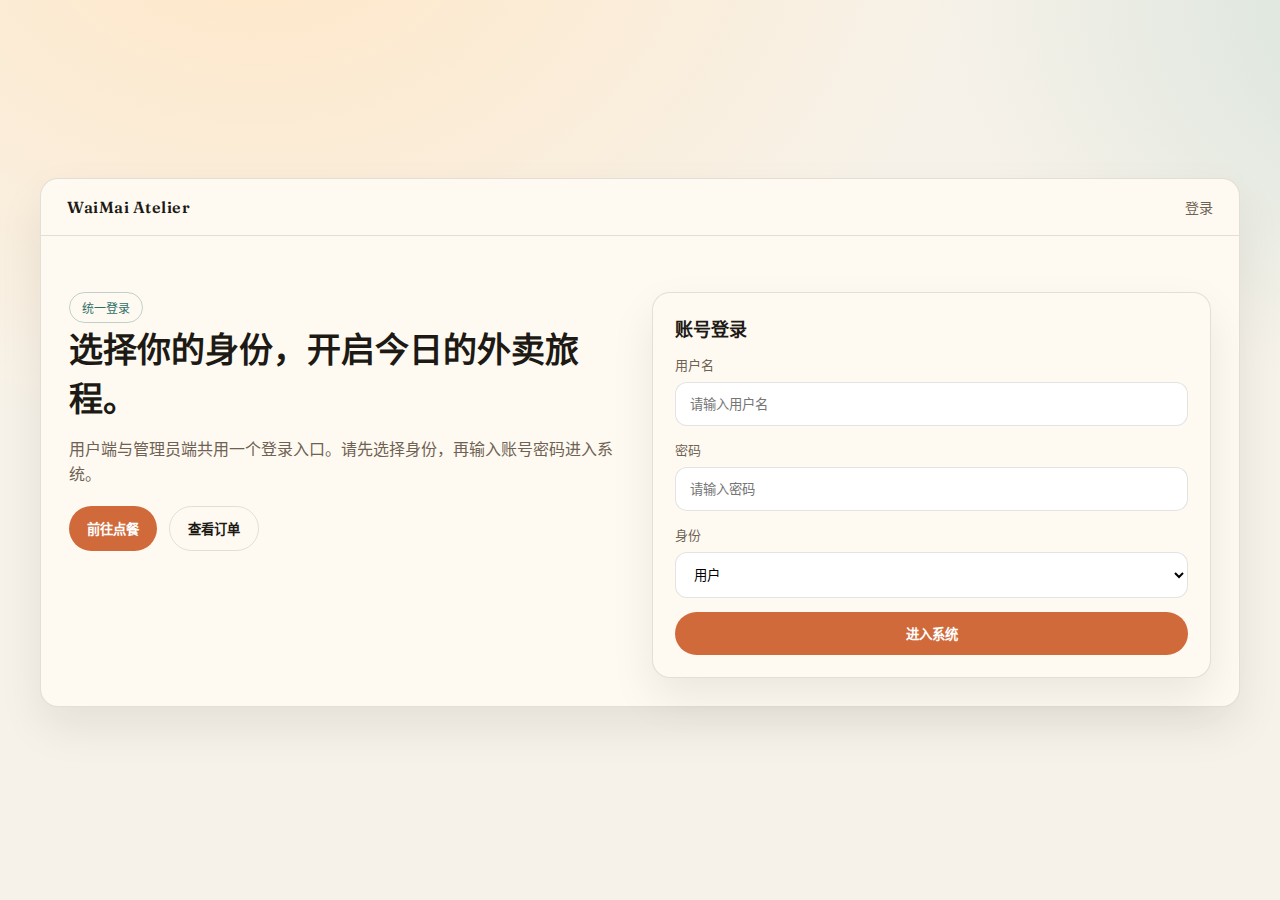
<file: backend/wwwroot/index.html>
<!DOCTYPE html>
<html lang="zh-CN">
<head>
    <meta charset="UTF-8">
    <meta name="viewport" content="width=device-width, initial-scale=1.0">
    <title>外卖点餐系统 · 登录</title>
    <link rel="stylesheet" href="assets/style.css">
    <link rel="preconnect" href="https://fonts.googleapis.com">
    <link rel="preconnect" href="https://fonts.gstatic.com" crossorigin>
    <link href="https://fonts.googleapis.com/css2?family=Fraunces:wght@400;600&family=IBM+Plex+Sans:wght@400;500;600&display=swap" rel="stylesheet">
</head>
<body>
    <div class="page">
        <div class="container card fade-up">
            <div class="nav">
                <div class="brand">WaiMai Atelier</div>
                <div class="nav-links">
                    <a href="index.html" data-nav="login">登录</a>
                    <a href="menu.html" data-nav="menu">点餐</a>
                    <a href="orders.html" data-nav="orders">订单</a>
                    <a href="merchant.html" data-nav="merchant">商家</a>
                    <a href="admin.html" data-nav="admin">管理</a>
                </div>
            </div>
            <div class="hero">
                <div class="hero-copy">
                    <span class="pill">统一登录</span>
                    <h1>选择你的身份，开启今日的外卖旅程。</h1>
                    <p>
                        用户端与管理员端共用一个登录入口。请先选择身份，再输入账号密码进入系统。
                    </p>
                    <div style="margin-top: 18px; display: flex; gap: 12px;">
                        <button class="btn">前往点餐</button>
                        <button class="btn secondary">查看订单</button>
                    </div>
                </div>
                <form class="login-box card" data-login-form>
                    <h3 class="section-title">账号登录</h3>
                    <div class="input-group">
                        <label for="username">用户名</label>
                        <input id="username" placeholder="请输入用户名">
                    </div>
                    <div class="input-group">
                        <label for="password">密码</label>
                        <input id="password" type="password" placeholder="请输入密码">
                    </div>
                    <div class="input-group">
                        <label for="role">身份</label>
                        <select id="role">
                            <option>用户</option>
                            <option>商家</option>
                            <option>管理员</option>
                        </select>
                    </div>
                    <div class="notice" data-login-notice style="display: none;"></div>
                    <button class="btn" type="submit">进入系统</button>
                </form>
            </div>
        </div>
    </div>
    <script src="assets/app.js"></script>
</body>
</html>
</file>
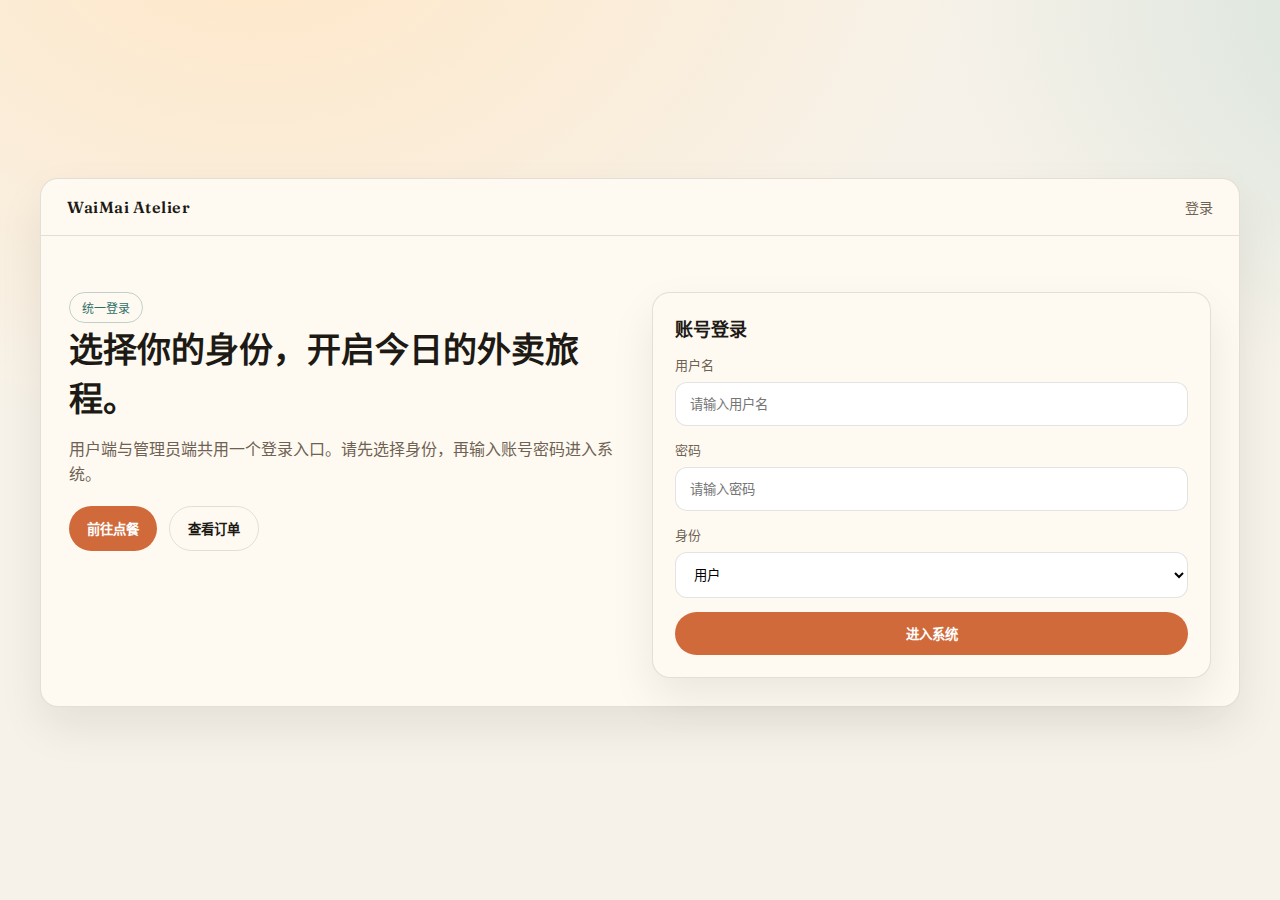
<file: backend/wwwroot/admin-merchants.html>
<!DOCTYPE html>
<html lang="zh-CN">
<head>
    <meta charset="UTF-8">
    <meta name="viewport" content="width=device-width, initial-scale=1.0">
    <title>外卖点餐系统 · 商家管理</title>
    <link rel="stylesheet" href="assets/reference.css">
    <link rel="preconnect" href="https://fonts.googleapis.com">
    <link rel="preconnect" href="https://fonts.gstatic.com" crossorigin>
    <link href="https://fonts.googleapis.com/css2?family=IBM+Plex+Sans:wght@400;500;600&display=swap" rel="stylesheet">
</head>
<body>
    <div class="app-layout" data-admin-dashboard>
        <aside class="sidebar">
            <div class="sidebar-header">
                <a href="#" class="brand">外卖点餐系统</a>
            </div>
            <nav class="sidebar-nav">
                <a href="admin.html" class="nav-item">
                    <span class="nav-icon">📊</span>
                    运营概览
                </a>
                <a href="admin-users.html" class="nav-item">
                    <span class="nav-icon">👥</span>
                    用户管理
                </a>
                <a href="admin-merchants.html" class="nav-item active">
                    <span class="nav-icon">🏪</span>
                    商家管理
                </a>
                <a href="admin-orders.html" class="nav-item">
                    <span class="nav-icon">📦</span>
                    订单监控
                </a>
            </nav>
        </aside>

        <main class="main-content">
            <header class="top-header">
                <div class="breadcrumbs">
                    管理后台 / 商家管理
                </div>
                <div class="user-profile" style="position: relative; cursor: pointer;" data-user-dropdown-trigger>
                    <div class="avatar">管</div>
                    <span style="font-weight: 500; font-size: 14px;">管理员</span>
                    <div class="dropdown-menu" id="userDropdown">
                        <button class="dropdown-item text-danger" data-logout>退出登录</button>
                    </div>
                </div>
            </header>

            <div class="content-wrapper" style="max-width: 1600px;">
                <div style="margin-bottom: 40px;">
                    <h1 style="font-size: 32px; font-weight: 700; margin: 0 0 10px;">商家管理</h1>
                    <p style="margin: 0; color: var(--color-text-muted); font-size: 16px;">审核入驻商家，监管经营状态。</p>
                </div>

                <div class="card" style="padding: 32px; border-radius: var(--radius-lg);">
                    <div class="card-header">
                        <h3 class="card-title" style="font-size: 24px; font-weight: 700;">入驻商家列表</h3>
                        <div style="display: flex; gap: 12px;">
                            <input type="text" class="form-control" placeholder="搜索商家名称..." style="width: 240px;">
                            <button class="btn btn-primary">搜索</button>
                        </div>
                    </div>
                    <div class="table-responsive">
                        <table class="table">
                            <thead>
                                <tr style="font-size: 16px;">
                                    <th style="padding: 20px 16px;">商家ID</th>
                                    <th style="padding: 20px 16px;">店铺名称</th>
                                    <th style="padding: 20px 16px;">地址</th>
                                    <th style="padding: 20px 16px;">经营状态</th>
                                </tr>
                            </thead>
                            <tbody data-admin-merchants-body style="font-size: 15px;">
                                <!-- 将由 JS 填充 -->
                                <tr><td colspan="4" style="text-align:center; padding: 60px;">加载中...</td></tr>
                            </tbody>
                        </table>
                    </div>
                </div>
            </div>
        </main>
    </div>
    
    <script src="assets/app.js"></script>
    <style>
        .table td { padding: 20px 16px !important; }
        .badge { padding: 6px 12px; border-radius: 99px; font-size: 13px; font-weight: 600; }
        .badge.success { background: var(--color-success-bg); color: var(--color-success); }
        .badge.warning { background: var(--color-warning-bg); color: var(--color-warning); }
    </style>
</body>
</html>
</file>
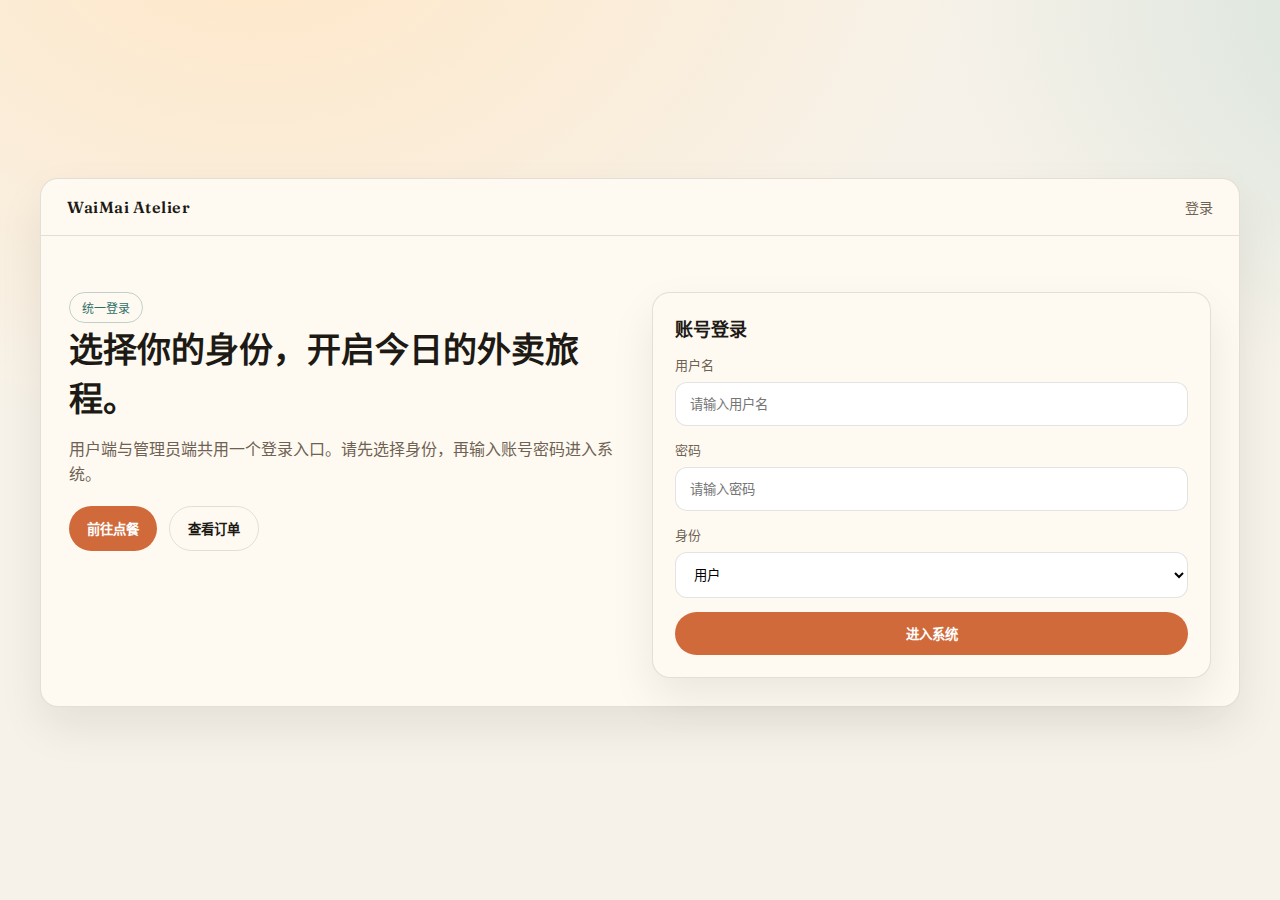
<file: backend/wwwroot/admin-orders.html>
<!DOCTYPE html>
<html lang="zh-CN">
<head>
    <meta charset="UTF-8">
    <meta name="viewport" content="width=device-width, initial-scale=1.0">
    <title>外卖点餐系统 · 订单监控</title>
    <link rel="stylesheet" href="assets/reference.css">
    <link rel="preconnect" href="https://fonts.googleapis.com">
    <link rel="preconnect" href="https://fonts.gstatic.com" crossorigin>
    <link href="https://fonts.googleapis.com/css2?family=IBM+Plex+Sans:wght@400;500;600&display=swap" rel="stylesheet">
</head>
<body>
    <div class="app-layout" data-admin-dashboard>
        <aside class="sidebar">
            <div class="sidebar-header">
                <a href="#" class="brand">外卖点餐系统</a>
            </div>
            <nav class="sidebar-nav">
                <a href="admin.html" class="nav-item">
                    <span class="nav-icon">📊</span>
                    运营概览
                </a>
                <a href="admin-users.html" class="nav-item">
                    <span class="nav-icon">👥</span>
                    用户管理
                </a>
                <a href="admin-merchants.html" class="nav-item">
                    <span class="nav-icon">🏪</span>
                    商家管理
                </a>
                <a href="admin-orders.html" class="nav-item active">
                    <span class="nav-icon">📦</span>
                    订单监控
                </a>
            </nav>
        </aside>

        <main class="main-content">
            <header class="top-header">
                <div class="breadcrumbs">
                    管理后台 / 订单监控
                </div>
                <div class="user-profile" style="position: relative; cursor: pointer;" data-user-dropdown-trigger>
                    <div class="avatar">管</div>
                    <span style="font-weight: 500; font-size: 14px;">管理员</span>
                    <div class="dropdown-menu" id="userDropdown">
                        <button class="dropdown-item text-danger" data-logout>退出登录</button>
                    </div>
                </div>
            </header>

            <div class="content-wrapper" style="max-width: 1600px;">
                <div style="margin-bottom: 40px;">
                    <h1 style="font-size: 32px; font-weight: 700; margin: 0 0 10px;">订单监控</h1>
                    <p style="margin: 0; color: var(--color-text-muted); font-size: 16px;">全平台订单实时流，异常订单强制介入。</p>
                </div>

                <div class="card" style="padding: 32px; border-radius: var(--radius-lg);">
                    <div class="card-header">
                        <h3 class="card-title" style="font-size: 24px; font-weight: 700;">全平台订单</h3>
                        <button class="btn btn-secondary btn-sm" data-refresh-orders>刷新列表</button>
                    </div>
                    <div class="table-responsive">
                        <table class="table">
                            <thead>
                                <tr style="font-size: 16px;">
                                    <th style="padding: 20px 16px;">订单号</th>
                                    <th style="padding: 20px 16px;">用户ID</th>
                                    <th style="padding: 20px 16px;">商家ID</th>
                                    <th style="padding: 20px 16px;">金额</th>
                                    <th style="padding: 20px 16px;">状态</th>
                                    <th style="padding: 20px 16px;">操作</th>
                                </tr>
                            </thead>
                            <tbody data-orders-body style="font-size: 15px;">
                                <tr><td colspan="6" style="text-align:center; padding: 60px;">加载中...</td></tr>
                            </tbody>
                        </table>
                    </div>
                </div>
            </div>
        </main>
    </div>
    
    <script src="assets/app.js"></script>
    <style>
        .table td { padding: 20px 16px !important; }
        .status { padding: 6px 12px; border-radius: 99px; font-size: 13px; font-weight: 600; display: inline-flex; }
        .status.pending { background: var(--color-warning-bg); color: var(--color-warning); }
        .status.completed { background: var(--color-success-bg); color: var(--color-success); }
        .status.delivering { background: #e1ecff; color: #3466d6; }
    </style>
</body>
</html>
</file>
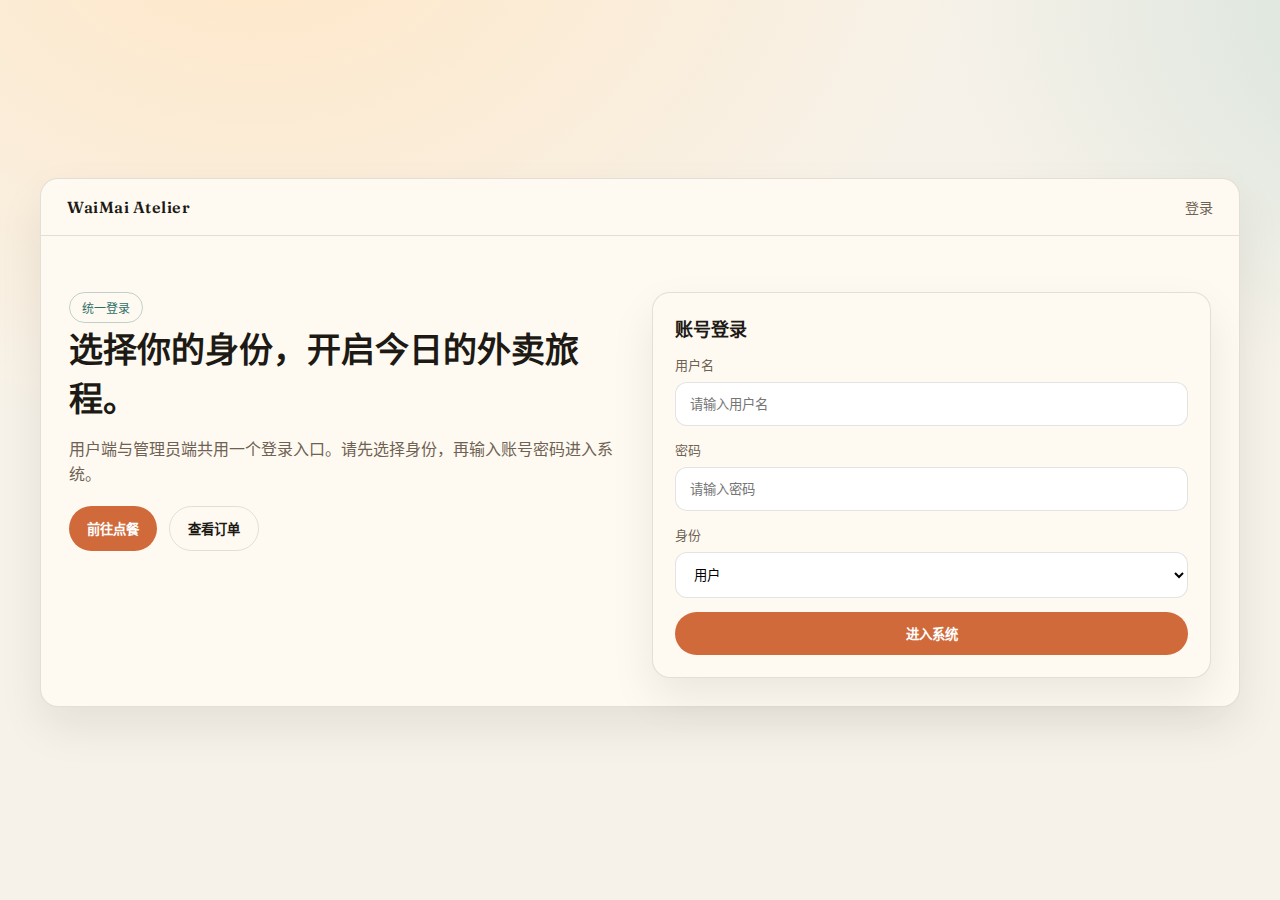
<file: backend/wwwroot/admin-users.html>
<!DOCTYPE html>
<html lang="zh-CN">
<head>
    <meta charset="UTF-8">
    <meta name="viewport" content="width=device-width, initial-scale=1.0">
    <title>外卖点餐系统 · 用户管理</title>
    <link rel="stylesheet" href="assets/reference.css">
    <link rel="preconnect" href="https://fonts.googleapis.com">
    <link rel="preconnect" href="https://fonts.gstatic.com" crossorigin>
    <link href="https://fonts.googleapis.com/css2?family=IBM+Plex+Sans:wght@400;500;600&display=swap" rel="stylesheet">
</head>
<body>
    <div class="app-layout" data-admin-dashboard>
        <aside class="sidebar">
            <div class="sidebar-header">
                <a href="#" class="brand">外卖点餐系统</a>
            </div>
            <nav class="sidebar-nav">
                <a href="admin.html" class="nav-item">
                    <span class="nav-icon">📊</span>
                    运营概览
                </a>
                <a href="admin-users.html" class="nav-item active">
                    <span class="nav-icon">👥</span>
                    用户管理
                </a>
                <a href="admin-merchants.html" class="nav-item">
                    <span class="nav-icon">🏪</span>
                    商家管理
                </a>
                <a href="admin-orders.html" class="nav-item">
                    <span class="nav-icon">📦</span>
                    订单监控
                </a>
            </nav>
        </aside>

        <main class="main-content">
            <header class="top-header">
                <div class="breadcrumbs">
                    管理后台 / 用户管理
                </div>
                <div class="user-profile" style="position: relative; cursor: pointer;" data-user-dropdown-trigger>
                    <div class="avatar">管</div>
                    <span style="font-weight: 500; font-size: 14px;">管理员</span>
                    <div class="dropdown-menu" id="userDropdown">
                        <button class="dropdown-item text-danger" data-logout>退出登录</button>
                    </div>
                </div>
            </header>

            <div class="content-wrapper" style="max-width: 1600px;">
                <div style="margin-bottom: 40px;">
                    <h1 style="font-size: 32px; font-weight: 700; margin: 0 0 10px;">用户管理</h1>
                    <p style="margin: 0; color: var(--color-text-muted); font-size: 16px;">查看平台注册用户，管理账号状态。</p>
                </div>

                <div class="card" style="padding: 32px; border-radius: var(--radius-lg);">
                    <div class="card-header">
                        <h3 class="card-title" style="font-size: 24px; font-weight: 700;">用户列表</h3>
                        <div style="display: flex; gap: 12px;">
                            <input type="text" class="form-control" placeholder="搜索用户名..." style="width: 240px;">
                            <button class="btn btn-primary">搜索</button>
                        </div>
                    </div>
                    <div class="table-responsive">
                        <table class="table">
                            <thead>
                                <tr style="font-size: 16px;">
                                    <th style="padding: 20px 16px;">用户ID</th>
                                    <th style="padding: 20px 16px;">用户名</th>
                                    <th style="padding: 20px 16px;">注册时间</th>
                                    <th style="padding: 20px 16px;">状态</th>
                                </tr>
                            </thead>
                            <tbody data-admin-users-body style="font-size: 15px;">
                                <!-- 将由 JS 填充 -->
                                <tr><td colspan="4" style="text-align:center; padding: 60px;">加载中...</td></tr>
                            </tbody>
                        </table>
                    </div>
                </div>
            </div>
        </main>
    </div>
    
    <script src="assets/app.js"></script>
    <style>
        .table td { padding: 20px 16px !important; }
        .badge { padding: 6px 12px; border-radius: 99px; font-size: 13px; font-weight: 600; }
        .badge.success { background: var(--color-success-bg); color: var(--color-success); }
        .badge.danger { background: var(--color-danger-bg); color: var(--color-danger); }
    </style>
</body>
</html>
</file>
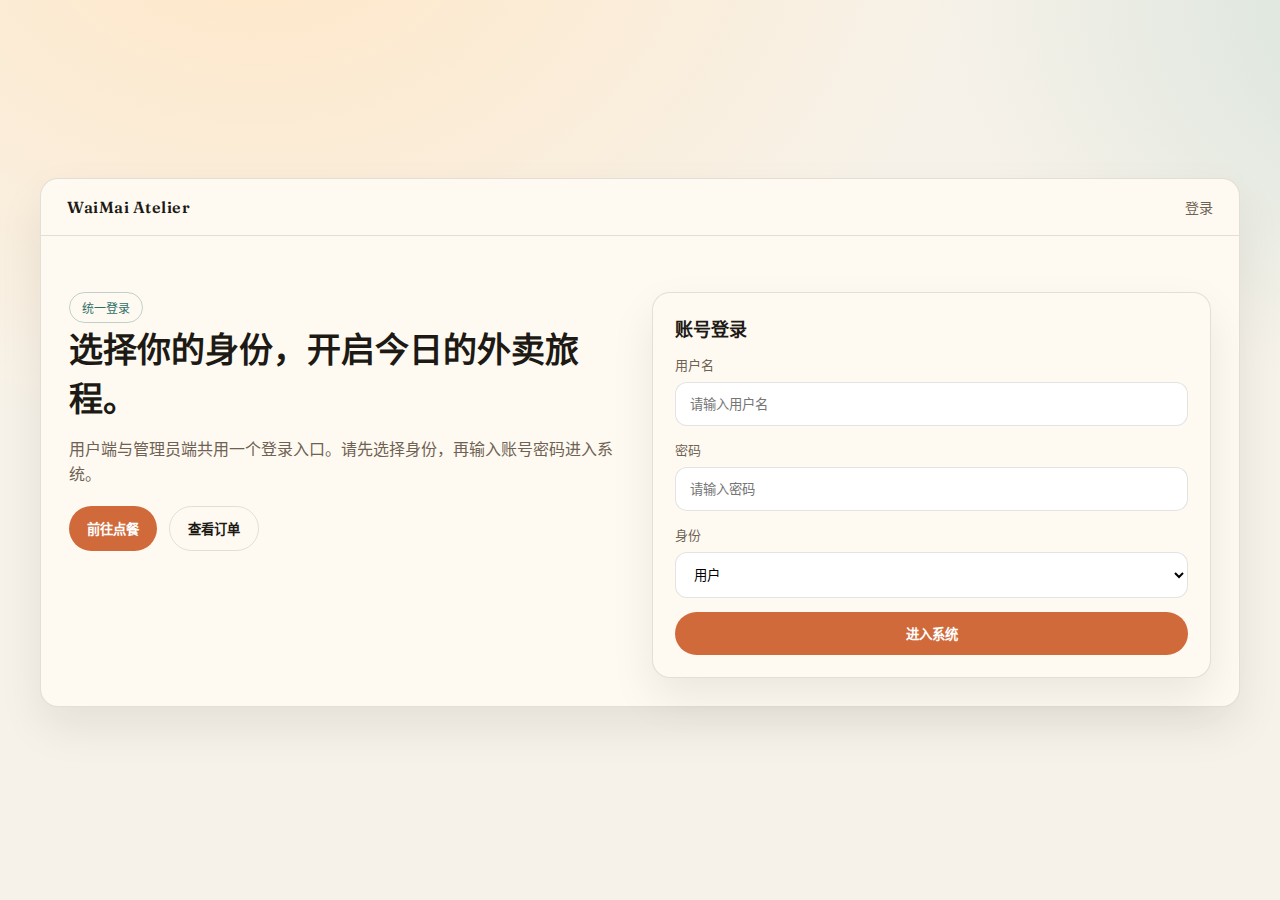
<file: backend/wwwroot/admin.html>
<!DOCTYPE html>
<html lang="zh-CN">
<head>
    <meta charset="UTF-8">
    <meta name="viewport" content="width=device-width, initial-scale=1.0">
    <title>外卖点餐系统 · 管理控制台</title>
    <link rel="stylesheet" href="assets/style.css">
    <link rel="preconnect" href="https://fonts.googleapis.com">
    <link rel="preconnect" href="https://fonts.gstatic.com" crossorigin>
    <link href="https://fonts.googleapis.com/css2?family=Fraunces:wght@400;600&family=IBM+Plex+Sans:wght@400;500;600&display=swap" rel="stylesheet">
</head>
<body>
    <div class="page">
        <div class="container card" data-admin-dashboard>
            <div class="nav">
                <div class="brand">外卖点餐系统</div>
                <div class="nav-links">
                    <a href="index.html" data-nav="login">登录</a>
                    <a href="menu.html" data-nav="menu">点餐</a>
                    <a href="orders.html" data-nav="orders">订单</a>
                    <a href="merchant.html" data-nav="merchant">商家</a>
                    <a href="admin.html" data-nav="admin">管理</a>
                </div>
            </div>

            <section style="padding: 24px;">
                <div style="display: flex; justify-content: space-between; align-items: center;">
                    <div>
                        <span class="pill">运营总览</span>
                        <h2 class="section-title">今日概况</h2>
                    </div>
                    <button class="btn secondary" data-logout>退出登录</button>
                </div>
                <div class="grid-3" style="margin-top: 18px;">
                    <div class="stat-card">
                        <div style="color: var(--muted);">订单总量</div>
                        <strong data-total-orders>0</strong>
                    </div>
                    <div class="stat-card">
                        <div style="color: var(--muted);">今日订单</div>
                        <strong data-today-orders>0</strong>
                    </div>
                    <div class="stat-card">
                        <div style="color: var(--muted);">累计营收</div>
                        <strong data-total-revenue>￥0.00</strong>
                    </div>
                </div>
            </section>

            <section class="grid-2" style="padding: 0 24px 24px;">
                <div class="card" style="padding: 18px;">
                    <div style="display: flex; justify-content: space-between; align-items: center;">
                        <h3 class="section-title">菜品管理</h3>
                        <select data-merchant-select></select>
                    </div>
                    <form style="margin-top: 14px; display: grid; gap: 12px;" data-product-form>
                        <div class="input-group">
                            <label>菜品名称</label>
                            <input data-product-name placeholder="请输入菜品名称">
                        </div>
                        <div class="grid-2">
                            <div class="input-group">
                                <label>价格</label>
                                <input data-product-price type="number" step="0.01" placeholder="价格">
                            </div>
                            <div class="input-group">
                                <label>上架状态</label>
                                <input data-product-available type="checkbox" checked>
                            </div>
                        </div>
                        <div class="input-group">
                            <label>描述</label>
                            <textarea data-product-desc rows="3" placeholder="菜品描述"></textarea>
                        </div>
                        <button class="btn" type="submit">保存菜品</button>
                    </form>

                    <table class="table" style="margin-top: 18px;">
                        <thead>
                            <tr>
                                <th>ID</th>
                                <th>名称</th>
                                <th>价格</th>
                                <th>状态</th>
                                <th>操作</th>
                            </tr>
                        </thead>
                        <tbody data-products-body></tbody>
                    </table>
                </div>

                <div class="card" style="padding: 18px;">
                    <div style="display: flex; justify-content: space-between; align-items: center;">
                        <h3 class="section-title">订单管理</h3>
                        <button class="btn secondary" data-refresh-orders>刷新</button>
                    </div>
                    <div class="notice" data-admin-notice style="display: none; margin: 12px 0;"></div>
                    <table class="table">
                        <thead>
                            <tr>
                                <th>订单号</th>
                                <th>用户</th>
                                <th>商家</th>
                                <th>金额</th>
                                <th>状态</th>
                                <th>更新</th>
                                <th>操作</th>
                            </tr>
                        </thead>
                        <tbody data-orders-body></tbody>
                    </table>
                </div>
            </section>
        </div>
    </div>
    <script src="assets/app.js"></script>
</body>
</html>
</file>
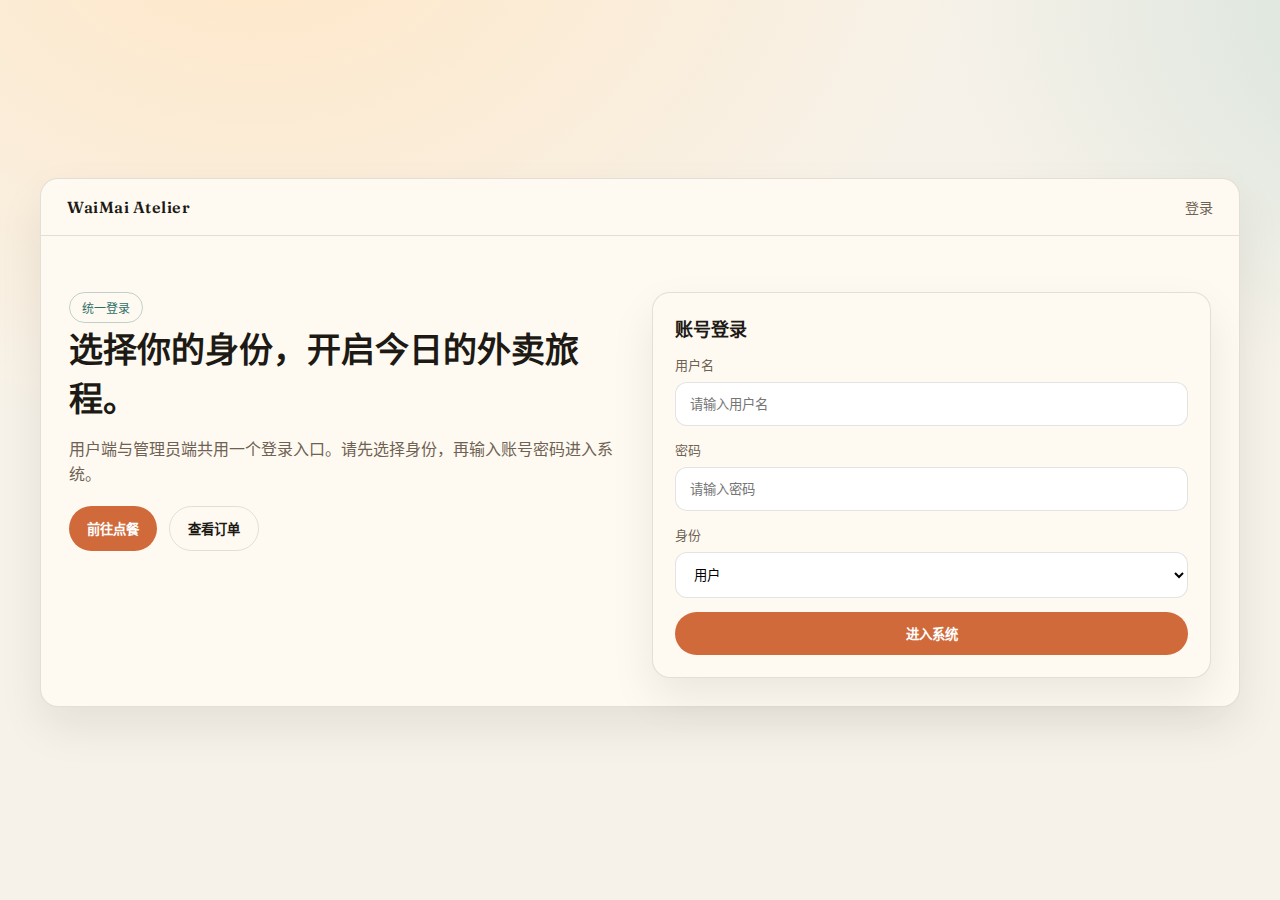
<file: backend/wwwroot/menu.html>
<!DOCTYPE html>
<html lang="zh-CN">
<head>
    <meta charset="UTF-8">
    <meta name="viewport" content="width=device-width, initial-scale=1.0">
    <title>外卖点餐系统 · 点餐</title>
    <link rel="stylesheet" href="assets/style.css">
    <link rel="preconnect" href="https://fonts.googleapis.com">
    <link rel="preconnect" href="https://fonts.gstatic.com" crossorigin>
    <link href="https://fonts.googleapis.com/css2?family=Fraunces:wght@400;600&family=IBM+Plex+Sans:wght@400;500;600&display=swap" rel="stylesheet">
</head>
<body>
    <div class="page">
        <div class="container card">
            <div class="nav">
                <div class="brand">WaiMai Atelier</div>
                <div class="nav-links">
                    <a href="index.html" data-nav="login">登录</a>
                    <a href="menu.html" data-nav="menu">点餐</a>
                    <a href="orders.html" data-nav="orders">订单</a>
                    <a href="merchant.html" data-nav="merchant">商家</a>
                    <a href="admin.html" data-nav="admin">管理</a>
                </div>
            </div>
            <div class="hero">
                <div>
                    <span class="pill">选店 · 选菜</span>
                    <h2 class="section-title">挑选今天的菜单</h2>
                    <p style="color: var(--muted); margin-top: 8px;">
                        点击商家即可加载菜单，右侧实时更新购物车。
                    </p>

                    <div style="margin-top: 18px;" class="list stagger" data-merchant-list></div>

                    <h3 class="section-title" style="margin-top: 26px;">菜单列表</h3>
                    <div style="margin-top: 14px;" class="list stagger" data-product-list></div>
                </div>

                <div class="cart card">
                    <h3 class="section-title">购物车</h3>
                    <div class="input-group">
                        <label>配送地址</label>
                        <input placeholder="请输入配送地址" data-delivery-address>
                    </div>
                    <div class="list" data-cart-items>
                        <p style="color: var(--muted); margin: 0;">暂未选择菜品</p>
                    </div>
                    <div style="display: flex; justify-content: space-between; align-items: center; margin-top: 10px;">
                        <span style="color: var(--muted);">合计</span>
                        <strong data-cart-total>￥0.00</strong>
                    </div>
                    <div class="notice" data-menu-notice style="display: none;"></div>
                    <button class="btn" style="margin-top: 10px;" data-order-submit>确认下单</button>
                    <button class="btn secondary" data-logout>退出登录</button>
                </div>
            </div>
        </div>
    </div>
    <script src="assets/app.js"></script>
</body>
</html>
</file>
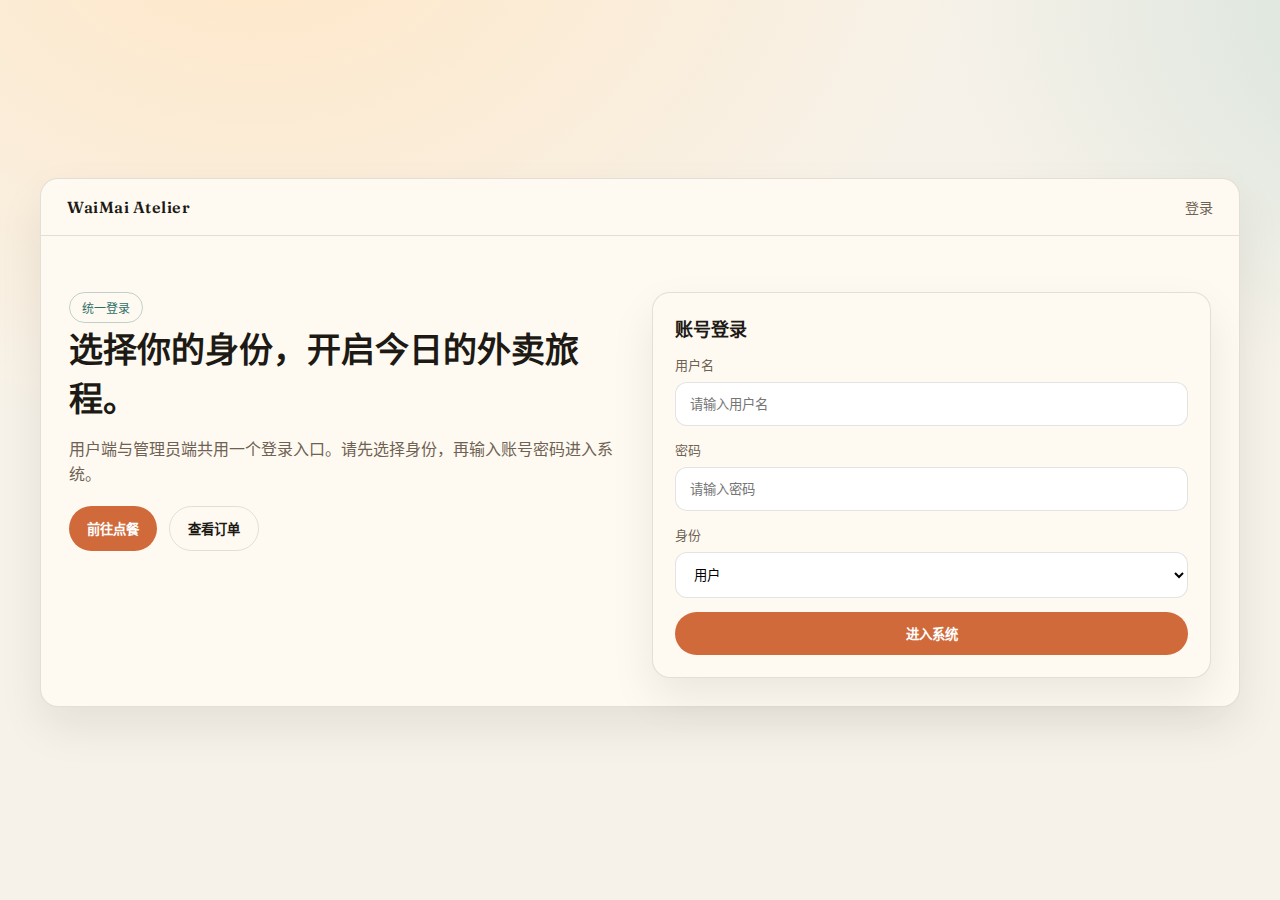
<file: backend/wwwroot/merchant-orders.html>
<!DOCTYPE html>
<html lang="zh-CN">
<head>
    <meta charset="UTF-8">
    <meta name="viewport" content="width=device-width, initial-scale=1.0">
    <title>外卖点餐系统 · 商家订单</title>
    <link rel="stylesheet" href="assets/reference.css">
    <link rel="preconnect" href="https://fonts.googleapis.com">
    <link rel="preconnect" href="https://fonts.gstatic.com" crossorigin>
    <link href="https://fonts.googleapis.com/css2?family=IBM+Plex+Sans:wght@400;500;600&display=swap" rel="stylesheet">
</head>
<body>
    <div class="app-layout" data-merchant-dashboard>
        <aside class="sidebar">
            <div class="sidebar-header">
                <a href="#" class="brand">外卖点餐系统</a>
            </div>
            <nav class="sidebar-nav">
                <a href="merchant.html" class="nav-item">
                    <span class="nav-icon">🍔</span>
                    我的菜品
                </a>
                <a href="merchant-orders.html" class="nav-item active">
                    <span class="nav-icon">📦</span>
                    订单处理
                </a>
            </nav>
        </aside>

        <main class="main-content">
            <header class="top-header">
                <div class="breadcrumbs">
                    商家中心 / 订单管理
                </div>
                <div class="user-profile" style="position: relative; cursor: pointer;" data-user-dropdown-trigger>
                    <div class="avatar">商</div>
                    <span style="font-weight: 500; font-size: 14px;">商家</span>
                    <div class="dropdown-menu" id="userDropdown">
                        <a href="#" class="dropdown-item">店铺设置</a>
                        <div class="dropdown-divider"></div>
                        <button class="dropdown-item text-danger" data-logout>退出登录</button>
                    </div>
                </div>
            </header>

            <div class="content-wrapper" style="max-width: 1600px;">
                <div style="margin-bottom: 40px;">
                    <h1 style="font-size: 32px; font-weight: 700; margin: 0 0 10px;">订单处理</h1>
                    <p style="margin: 0; color: var(--color-text-muted); font-size: 16px;">查看并处理您的门店订单。</p>
                </div>

                <!-- 订单处理卡片 -->
                <div class="card" id="orders" style="padding: 32px; border-radius: var(--radius-lg);">
                    <div class="card-header">
                        <h3 class="card-title" style="font-size: 24px; font-weight: 700;">实时订单列表</h3>
                        <button class="btn btn-secondary btn-sm" data-merchant-refresh-orders style="padding: 10px 20px; font-size: 14px;">刷新订单</button>
                    </div>
                    <div class="notice" data-merchant-notice style="display: none; margin-bottom: 24px;"></div>
                    <div class="table-responsive">
                        <table class="table">
                            <thead>
                                <tr style="font-size: 16px;">
                                    <th style="padding: 20px 16px;">订单号</th>
                                    <th style="padding: 20px 16px;">用户ID</th>
                                    <th style="padding: 20px 16px;">金额</th>
                                    <th style="padding: 20px 16px;">状态</th>
                                    <th style="padding: 20px 16px;">更新状态</th>
                                    <th style="padding: 20px 16px;">操作</th>
                                </tr>
                            </thead>
                            <tbody data-merchant-orders-body style="font-size: 15px;">
                                <tr><td colspan="6" style="text-align:center; padding: 60px; color: var(--color-text-muted);">点击刷新加载订单</td></tr>
                            </tbody>
                        </table>
                    </div>
                </div>
            </div>
        </main>
    </div>
    
    <script src="assets/app.js"></script>
    <style>
        /* 增大表格行间距 */
        .table td {
            padding: 20px 16px !important;
        }

        .status {
            display: inline-flex;
            align-items: center;
            padding: 6px 14px;
            border-radius: var(--radius-full);
            font-size: 13px;
            font-weight: 600;
        }
        .status.pending { background: var(--color-warning-bg); color: var(--color-warning); }
        .status.completed { background: var(--color-success-bg); color: var(--color-success); }
        .status.delivering { background: #e1ecff; color: #3466d6; }
        
        .notice {
            padding: 10px 12px;
            border-radius: var(--radius-md);
            background: var(--color-warning-bg);
            color: var(--color-warning);
            font-size: 13px;
        }
        .notice.success {
            background: var(--color-success-bg);
            color: var(--color-success);
        }
    </style>
</body>
</html>
</file>
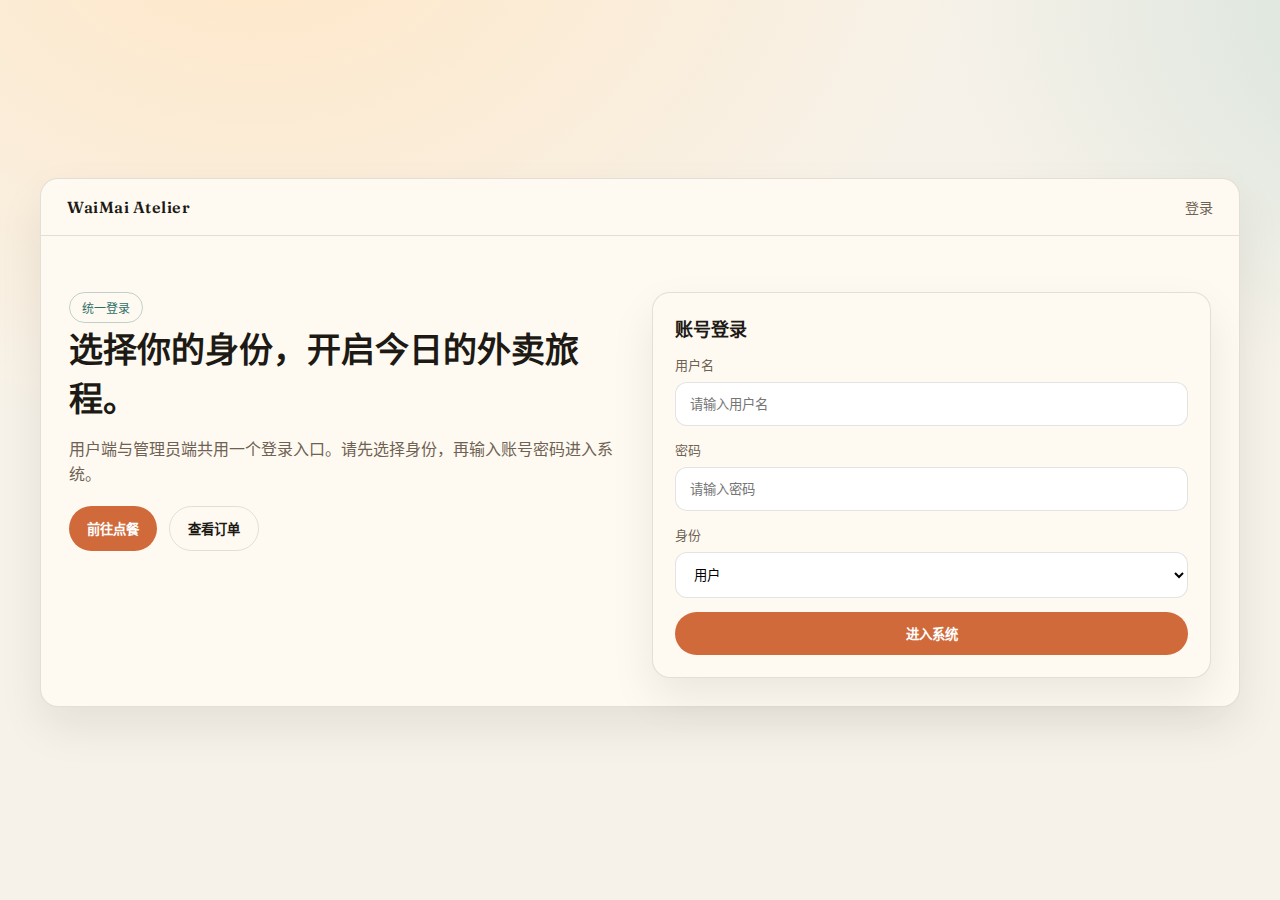
<file: backend/wwwroot/merchant.html>
<!DOCTYPE html>
<html lang="zh-CN">
<head>
    <meta charset="UTF-8">
    <meta name="viewport" content="width=device-width, initial-scale=1.0">
    <title>外卖点餐系统 · 商家菜品</title>
    <!-- 引入新的设计系统样式 -->
    <link rel="stylesheet" href="assets/reference.css">
    <!-- 引入字体 -->
    <link rel="preconnect" href="https://fonts.googleapis.com">
    <link rel="preconnect" href="https://fonts.gstatic.com" crossorigin>
    <link href="https://fonts.googleapis.com/css2?family=IBM+Plex+Sans:wght@400;500;600&display=swap" rel="stylesheet">
</head>
<body>
    <div class="app-layout" data-merchant-dashboard>
        <!-- 1. 侧边导航栏 -->
        <aside class="sidebar">
            <div class="sidebar-header">
                <a href="#" class="brand">外卖点餐系统</a>
            </div>
            <nav class="sidebar-nav">
                <a href="merchant.html" class="nav-item active">
                    <span class="nav-icon">🍔</span>
                    我的菜品
                </a>
                <a href="merchant-orders.html" class="nav-item">
                    <span class="nav-icon">📦</span>
                    订单处理
                </a>
            </nav>
        </aside>

        <!-- 2. 主内容区域 -->
        <main class="main-content">
            <!-- 顶部栏 -->
            <header class="top-header">
                <div class="breadcrumbs">
                    商家中心 / 菜品管理
                </div>
                <div class="user-profile" style="position: relative; cursor: pointer;" data-user-dropdown-trigger>
                    <div class="avatar">商</div>
                    <span style="font-weight: 500; font-size: 14px;">商家</span>
                    <!-- Dropdown -->
                    <div class="dropdown-menu" id="userDropdown">
                        <a href="#" class="dropdown-item">店铺设置</a>
                        <div class="dropdown-divider"></div>
                        <button class="dropdown-item text-danger" data-logout>退出登录</button>
                    </div>
                </div>
            </header>

            <!-- 内容容器 -->
            <div class="content-wrapper" style="max-width: 1600px;">
                
                <div style="margin-bottom: 40px;">
                    <h1 style="font-size: 32px; font-weight: 700; margin: 0 0 10px;">菜品管理</h1>
                    <p style="margin: 0; color: var(--color-text-muted); font-size: 16px;">添加或编辑您的菜单项目。</p>
                </div>

                <!-- 菜品管理卡片 -->
                <div class="card" id="products" style="padding: 32px; border-radius: var(--radius-lg);">
                    <div class="card-header">
                        <h3 class="card-title" style="font-size: 24px; font-weight: 700;">我的菜品列表</h3>
                    </div>

                    <div style="display: grid; grid-template-columns: 400px 1fr; gap: 48px;">
                        <!-- 左侧：表单 -->
                        <div>
                            <h4 style="margin: 0 0 24px; font-size: 18px; font-weight: 600;">添加/编辑菜品</h4>
                            <form data-merchant-product-form>
                                <div class="form-group" style="margin-bottom: 24px;">
                                    <label class="form-label" style="font-size: 15px; margin-bottom: 10px;">菜品名称</label>
                                    <input class="form-control" data-product-name placeholder="请输入菜品名称" required style="padding: 14px; font-size: 15px;">
                                </div>
                                <div class="form-group" style="margin-bottom: 24px;">
                                    <label class="form-label" style="font-size: 15px; margin-bottom: 10px;">价格</label>
                                    <input class="form-control" data-product-price type="number" step="0.01" placeholder="0.00" required style="padding: 14px; font-size: 15px;">
                                </div>
                                <div class="form-group" style="margin-bottom: 24px;">
                                    <label class="form-label" style="font-size: 15px; margin-bottom: 10px;">上架状态</label>
                                    <div style="display: flex; align-items: center; gap: 10px;">
                                        <input type="checkbox" data-product-available id="cbAvailable" checked style="transform: scale(1.2);">
                                        <label for="cbAvailable" style="font-size: 15px;">立即上架</label>
                                    </div>
                                </div>
                                <div class="form-group" style="margin-bottom: 24px;">
                                    <label class="form-label" style="font-size: 15px; margin-bottom: 10px;">描述</label>
                                    <textarea class="form-control" data-product-desc rows="4" placeholder="菜品描述..." style="padding: 14px; font-size: 15px;"></textarea>
                                </div>
                                <div class="form-group" style="margin-bottom: 24px;">
                                    <label class="form-label" style="font-size: 15px; margin-bottom: 10px;">图片链接</label>
                                    <input class="form-control" data-product-image placeholder="http://..." style="padding: 14px; font-size: 15px;">
                                </div>
                                <button class="btn btn-primary" style="width: 100%; padding: 16px; font-size: 16px;" type="submit">保存菜品</button>
                            </form>
                            <div class="notice" data-merchant-notice style="display: none; margin-top: 16px; padding: 16px; font-size: 14px;"></div>
                        </div>

                        <!-- 右侧：列表 -->
                        <div>
                            <div class="table-responsive">
                                <table class="table">
                                    <thead>
                                        <tr style="font-size: 16px;">
                                            <th style="padding: 20px 16px;">ID</th>
                                            <th style="padding: 20px 16px;">名称</th>
                                            <th style="padding: 20px 16px;">价格</th>
                                            <th style="padding: 20px 16px;">状态</th>
                                            <th style="padding: 20px 16px;">操作</th>
                                        </tr>
                                    </thead>
                                    <tbody data-merchant-products-body style="font-size: 15px;">
                                        <tr><td colspan="5" style="text-align:center; padding: 60px; color: var(--color-text-muted);">加载中...</td></tr>
                                    </tbody>
                                </table>
                            </div>
                        </div>
                    </div>
                </div>

            </div>
        </main>
    </div>
    
    <!-- 为了兼容原有的JS逻辑，引入app.js -->
    <script src="assets/app.js"></script>
    
    <!-- 补充样式：兼容 app.js 生成的旧类名 -->
    <style>
        /* 增大表格行间距 */
        .table td {
            padding: 20px 16px !important;
        }

        /* 兼容 app.js 中的 .status 类 */
        .status {
            display: inline-flex;
            align-items: center;
            padding: 6px 14px;
            border-radius: var(--radius-full);
            font-size: 13px;
            font-weight: 600;
        }
        .status.pending { background: var(--color-warning-bg); color: var(--color-warning); }
        .status.completed { background: var(--color-success-bg); color: var(--color-success); }
        .status.delivering { background: #e1ecff; color: #3466d6; }
        
        /* 兼容 app.js 中的 .notice 类 */
        .notice {
            padding: 10px 12px;
            border-radius: var(--radius-md);
            background: var(--color-warning-bg);
            color: var(--color-warning);
            font-size: 13px;
        }
        .notice.success {
            background: var(--color-success-bg);
            color: var(--color-success);
        }
    </style>
</body>
</html>
</file>
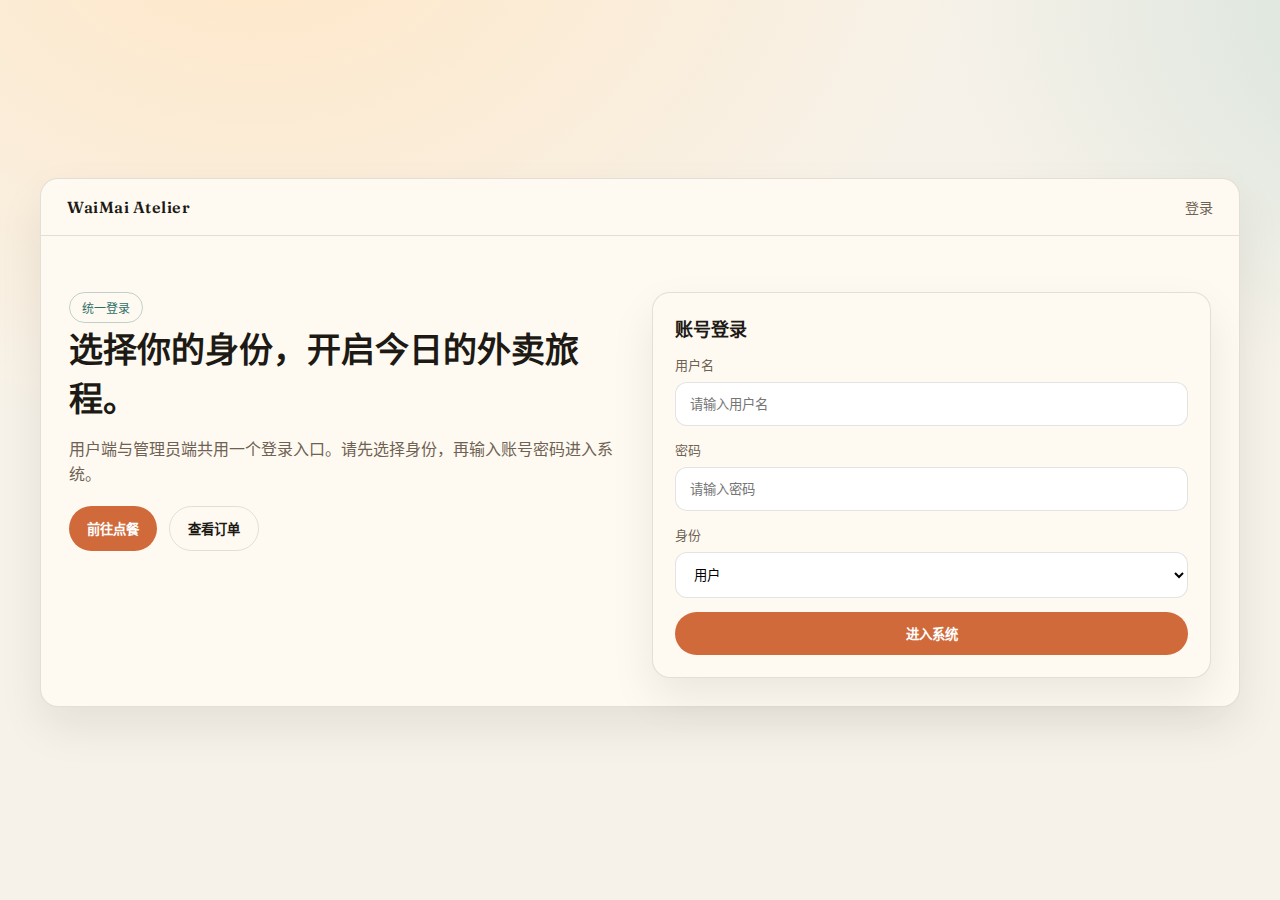
<file: backend/wwwroot/orders.html>
<!DOCTYPE html>
<html lang="zh-CN">
<head>
    <meta charset="UTF-8">
    <meta name="viewport" content="width=device-width, initial-scale=1.0">
    <title>外卖点餐系统 · 我的订单</title>
    <link rel="stylesheet" href="assets/style.css">
    <link rel="preconnect" href="https://fonts.googleapis.com">
    <link rel="preconnect" href="https://fonts.gstatic.com" crossorigin>
    <link href="https://fonts.googleapis.com/css2?family=Fraunces:wght@400;600&family=IBM+Plex+Sans:wght@400;500;600&display=swap" rel="stylesheet">
</head>
<body>
    <div class="page">
        <div class="container card">
            <div class="nav">
                <div class="brand">外卖点餐系统</div>
                <div class="nav-links">
                    <a href="index.html" data-nav="login">登录</a>
                    <a href="menu.html" data-nav="menu">点餐</a>
                    <a href="orders.html" data-nav="orders">订单</a>
                    <a href="merchant.html" data-nav="merchant">商家</a>
                    <a href="admin.html" data-nav="admin">管理</a>
                </div>
            </div>
            <div class="hero">
                <div class="hero-copy">
                    <span class="pill">订单中心</span>
                    <h2 class="section-title">你的每一笔订单都清晰可见</h2>
                    <p>这里展示最近订单、状态与商家信息。</p>
                    <div style="margin-top: 12px; display: flex; gap: 12px;">
                        <button class="btn" data-refresh-orders>刷新订单</button>
                        <button class="btn secondary" data-logout>退出登录</button>
                    </div>
                </div>
                <div class="card" style="padding: 18px;">
                    <div class="notice" data-orders-notice style="display: none; margin-bottom: 12px;"></div>
                    <table class="table">
                        <thead>
                            <tr>
                                <th>订单号</th>
                                <th>商家</th>
                                <th>时间</th>
                                <th>金额</th>
                                <th>状态</th>
                                <th>支付</th>
                            </tr>
                        </thead>
                        <tbody data-orders-table></tbody>
                    </table>
                </div>
            </div>
        </div>
    </div>
    <script src="assets/app.js"></script>
</body>
</html>
</file>
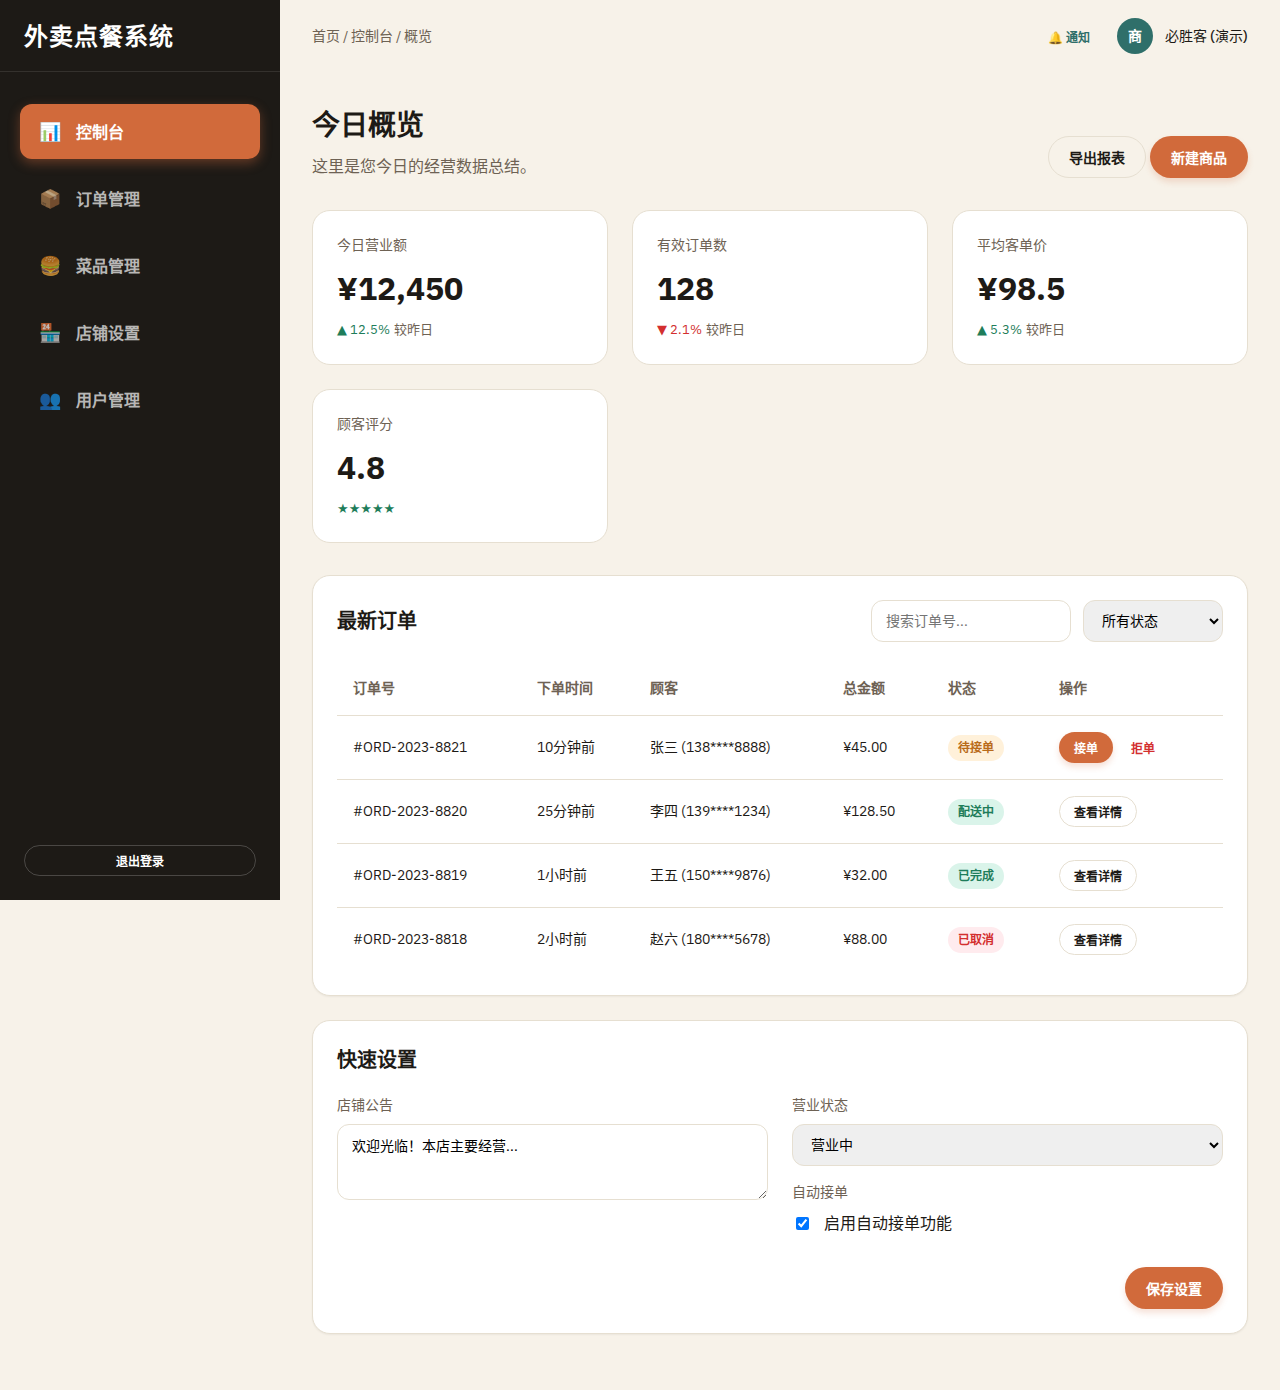
<file: backend/wwwroot/reference.html>
<!DOCTYPE html>
<html lang="zh-CN">
<head>
    <meta charset="UTF-8">
    <meta name="viewport" content="width=device-width, initial-scale=1.0">
    <title>外卖点餐系统 · 管理控制台</title>
    <!-- 引入新的设计系统样式 -->
    <link rel="stylesheet" href="assets/reference.css">
    <!-- 引入字体 -->
    <link rel="preconnect" href="https://fonts.googleapis.com">
    <link rel="preconnect" href="https://fonts.gstatic.com" crossorigin>
    <link href="https://fonts.googleapis.com/css2?family=IBM+Plex+Sans:wght@400;500;600&display=swap" rel="stylesheet">
</head>
<body>
    <div class="app-layout">
        <!-- 1. 侧边导航栏 -->
        <aside class="sidebar">
            <div class="sidebar-header">
                <a href="#" class="brand">外卖点餐系统</a>
            </div>
            <nav class="sidebar-nav">
                <a href="#" class="nav-item active">
                    <span class="nav-icon">📊</span>
                    控制台
                </a>
                <a href="#" class="nav-item">
                    <span class="nav-icon">📦</span>
                    订单管理
                </a>
                <a href="#" class="nav-item">
                    <span class="nav-icon">🍔</span>
                    菜品管理
                </a>
                <a href="#" class="nav-item">
                    <span class="nav-icon">🏪</span>
                    店铺设置
                </a>
                <a href="#" class="nav-item">
                    <span class="nav-icon">👥</span>
                    用户管理
                </a>
            </nav>
            <div style="padding: 24px;">
                <button class="btn btn-secondary btn-sm" style="width: 100%; color: white; border-color: rgba(255,255,255,0.2);">退出登录</button>
            </div>
        </aside>

        <!-- 2. 主内容区域 -->
        <main class="main-content">
            <!-- 顶部栏 -->
            <header class="top-header">
                <div class="breadcrumbs">
                    首页 / 控制台 / 概览
                </div>
                <div class="user-profile">
                    <button class="btn btn-ghost btn-sm">🔔 通知</button>
                    <div class="avatar">商</div>
                    <span style="font-weight: 500; font-size: 14px;">必胜客 (演示)</span>
                </div>
            </header>

            <!-- 内容容器 -->
            <div class="content-wrapper">
                
                <div style="margin-bottom: 32px; display: flex; justify-content: space-between; align-items: flex-end;">
                    <div>
                        <h1 style="font-family: var(--font-serif); font-size: 28px; margin: 0 0 8px;">今日概览</h1>
                        <p style="margin: 0; color: var(--color-text-muted);">这里是您今日的经营数据总结。</p>
                    </div>
                    <div>
                        <button class="btn btn-secondary">导出报表</button>
                        <button class="btn btn-primary">新建商品</button>
                    </div>
                </div>

                <!-- 统计卡片 -->
                <div class="stats-grid">
                    <div class="stat-card">
                        <div class="stat-label">今日营业额</div>
                        <div class="stat-value">¥12,450</div>
                        <div class="stat-trend up">
                            <span>▲ 12.5%</span>
                            <span style="color: var(--color-text-muted);">较昨日</span>
                        </div>
                    </div>
                    <div class="stat-card">
                        <div class="stat-label">有效订单数</div>
                        <div class="stat-value">128</div>
                        <div class="stat-trend down">
                            <span>▼ 2.1%</span>
                            <span style="color: var(--color-text-muted);">较昨日</span>
                        </div>
                    </div>
                    <div class="stat-card">
                        <div class="stat-label">平均客单价</div>
                        <div class="stat-value">¥98.5</div>
                        <div class="stat-trend up">
                            <span>▲ 5.3%</span>
                            <span style="color: var(--color-text-muted);">较昨日</span>
                        </div>
                    </div>
                    <div class="stat-card">
                        <div class="stat-label">顾客评分</div>
                        <div class="stat-value">4.8</div>
                        <div class="stat-trend up">
                            <span>★★★★★</span>
                        </div>
                    </div>
                </div>

                <!-- 主要数据表格 -->
                <div class="card">
                    <div class="card-header">
                        <h3 class="card-title">最新订单</h3>
                        <div style="display: flex; gap: 12px;">
                            <input type="text" class="form-control" placeholder="搜索订单号..." style="width: 200px;">
                            <select class="form-control" style="width: 140px;">
                                <option>所有状态</option>
                                <option>待处理</option>
                                <option>配送中</option>
                            </select>
                        </div>
                    </div>
                    <div class="table-responsive">
                        <table class="table">
                            <thead>
                                <tr>
                                    <th>订单号</th>
                                    <th>下单时间</th>
                                    <th>顾客</th>
                                    <th>总金额</th>
                                    <th>状态</th>
                                    <th>操作</th>
                                </tr>
                            </thead>
                            <tbody>
                                <tr>
                                    <td>#ORD-2023-8821</td>
                                    <td>10分钟前</td>
                                    <td>张三 (138****8888)</td>
                                    <td>¥45.00</td>
                                    <td><span class="badge badge-warning">待接单</span></td>
                                    <td>
                                        <button class="btn btn-primary btn-sm">接单</button>
                                        <button class="btn btn-ghost btn-sm" style="color: var(--color-danger);">拒单</button>
                                    </td>
                                </tr>
                                <tr>
                                    <td>#ORD-2023-8820</td>
                                    <td>25分钟前</td>
                                    <td>李四 (139****1234)</td>
                                    <td>¥128.50</td>
                                    <td><span class="badge badge-success">配送中</span></td>
                                    <td>
                                        <button class="btn btn-secondary btn-sm">查看详情</button>
                                    </td>
                                </tr>
                                <tr>
                                    <td>#ORD-2023-8819</td>
                                    <td>1小时前</td>
                                    <td>王五 (150****9876)</td>
                                    <td>¥32.00</td>
                                    <td><span class="badge badge-success">已完成</span></td>
                                    <td>
                                        <button class="btn btn-secondary btn-sm">查看详情</button>
                                    </td>
                                </tr>
                                <tr>
                                    <td>#ORD-2023-8818</td>
                                    <td>2小时前</td>
                                    <td>赵六 (180****5678)</td>
                                    <td>¥88.00</td>
                                    <td><span class="badge badge-danger">已取消</span></td>
                                    <td>
                                        <button class="btn btn-secondary btn-sm">查看详情</button>
                                    </td>
                                </tr>
                            </tbody>
                        </table>
                    </div>
                </div>

                <!-- 表单组件演示 -->
                <div class="card">
                    <div class="card-header">
                        <h3 class="card-title">快速设置</h3>
                    </div>
                    <div style="display: grid; grid-template-columns: 1fr 1fr; gap: 24px;">
                        <div>
                            <div class="form-group">
                                <label class="form-label">店铺公告</label>
                                <textarea class="form-control" rows="3" placeholder="请输入店铺公告...">欢迎光临！本店主要经营...</textarea>
                            </div>
                        </div>
                        <div>
                            <div class="form-group">
                                <label class="form-label">营业状态</label>
                                <select class="form-control">
                                    <option>营业中</option>
                                    <option>休息中</option>
                                    <option>繁忙（暂停接单）</option>
                                </select>
                            </div>
                            <div class="form-group">
                                <label class="form-label">自动接单</label>
                                <div style="display: flex; gap: 12px; align-items: center;">
                                    <input type="checkbox" id="autoAccept" checked>
                                    <label for="autoAccept" style="font-weight: normal; margin: 0;">启用自动接单功能</label>
                                </div>
                            </div>
                        </div>
                    </div>
                    <div style="text-align: right; margin-top: 16px;">
                        <button class="btn btn-primary">保存设置</button>
                    </div>
                </div>

            </div>
        </main>
    </div>
</body>
</html>
</file>
<file: backend/wwwroot/assets/style.css>
:root {
    --bg: #f7f2e9;
    --bg-accent: #f0e6d6;
    --ink: #1d1a16;
    --muted: #6e6254;
    --accent: #d16a3b;
    --accent-2: #2f6f6a;
    --card: #fffaf1;
    --stroke: rgba(29, 26, 22, 0.12);
    --shadow: 0 20px 45px rgba(0, 0, 0, 0.08);
    --radius: 18px;
}

* {
    box-sizing: border-box;
}

body {
    margin: 0;
    font-family: "IBM Plex Sans", "Segoe UI", "Helvetica Neue", Arial, sans-serif;
    color: var(--ink);
    background: radial-gradient(1200px 900px at 20% -10%, #ffe7c7 0%, transparent 60%),
        radial-gradient(1000px 700px at 120% 0%, #cfe0d9 0%, transparent 60%),
        var(--bg);
    min-height: 100vh;
}

.page {
    min-height: 100vh;
    padding: 32px 24px 48px;
    display: flex;
    align-items: center;
    justify-content: center;
}

.container {
    width: min(1200px, 100%);
    display: grid;
    gap: 28px;
}

.brand {
    font-family: "Fraunces", "Times New Roman", serif;
    letter-spacing: 0.5px;
    font-weight: 600;
}

.card {
    background: var(--card);
    border-radius: var(--radius);
    border: 1px solid var(--stroke);
    box-shadow: var(--shadow);
}

.btn {
    padding: 12px 18px;
    border-radius: 999px;
    border: none;
    background: var(--accent);
    color: white;
    font-weight: 600;
    cursor: pointer;
    transition: transform 0.15s ease, box-shadow 0.2s ease;
}

.btn:hover {
    transform: translateY(-2px);
    box-shadow: 0 8px 20px rgba(209, 106, 59, 0.35);
}

.btn.secondary {
    background: transparent;
    color: var(--ink);
    border: 1px solid var(--stroke);
}

.btn.ghost {
    background: transparent;
    color: var(--accent-2);
    border: 1px dashed var(--accent-2);
}

.pill {
    display: inline-flex;
    align-items: center;
    gap: 8px;
    padding: 6px 12px;
    border-radius: 999px;
    font-size: 12px;
    color: var(--accent-2);
    border: 1px solid rgba(47, 111, 106, 0.3);
}

.nav {
    display: flex;
    justify-content: space-between;
    align-items: center;
    padding: 18px 26px;
    border-bottom: 1px solid var(--stroke);
}

.nav-links {
    display: flex;
    gap: 18px;
    font-size: 14px;
}

.nav-links a {
    text-decoration: none;
    color: var(--muted);
}

.hero {
    display: grid;
    grid-template-columns: 1fr 1fr;
    gap: 24px;
    padding: 28px;
}

.hero-copy h1 {
    font-family: "Fraunces", "Times New Roman", serif;
    font-size: 34px;
    margin: 0 0 12px;
}

.hero-copy p {
    color: var(--muted);
    line-height: 1.6;
}

.login-box {
    padding: 22px;
    display: grid;
    gap: 14px;
}

.input-group {
    display: grid;
    gap: 8px;
}

label {
    font-size: 13px;
    color: var(--muted);
}

input, select, textarea {
    padding: 12px 14px;
    border-radius: 12px;
    border: 1px solid var(--stroke);
    background: white;
    font-family: inherit;
}

.section-title {
    font-size: 18px;
    font-weight: 600;
    margin: 0;
}

.grid-2 {
    display: grid;
    grid-template-columns: repeat(2, minmax(0, 1fr));
    gap: 16px;
}

.grid-3 {
    display: grid;
    grid-template-columns: repeat(3, minmax(0, 1fr));
    gap: 16px;
}

.stat-card {
    padding: 18px;
    border: 1px solid var(--stroke);
    border-radius: 16px;
    background: #fffdf8;
}

.stat-card strong {
    font-size: 22px;
}

.table {
    width: 100%;
    border-collapse: collapse;
    font-size: 14px;
}

.table th,
.table td {
    padding: 10px 8px;
    text-align: left;
    border-bottom: 1px solid var(--stroke);
}

.list {
    display: grid;
    gap: 14px;
}

.list-item {
    display: grid;
    grid-template-columns: auto 1fr auto;
    gap: 16px;
    padding: 16px;
    border: 1px solid var(--stroke);
    border-radius: 16px;
    background: #fffdf8;
    align-items: center;
}

.list-item h4 {
    margin: 0 0 4px;
    font-size: 16px;
}

.list-item p {
    margin: 0;
    color: var(--muted);
    font-size: 13px;
}

.badge {
    font-size: 11px;
    padding: 4px 10px;
    border-radius: 999px;
    background: rgba(209, 106, 59, 0.15);
    color: var(--accent);
}

.cart {
    padding: 18px;
    display: grid;
    gap: 14px;
}

.cart-item {
    display: flex;
    justify-content: space-between;
    font-size: 14px;
}

.cart-panel {
    gap: 16px;
}

.cart-head {
    display: flex;
    justify-content: space-between;
    align-items: flex-start;
}

.cart-sub {
    color: var(--muted);
    font-size: 13px;
}

.cart-address small {
    color: var(--muted);
}

.cart-list {
    padding: 12px;
    border: 1px dashed var(--stroke);
    border-radius: 14px;
    background: #fffdf8;
    display: grid;
    gap: 10px;
}

.cart-line {
    display: grid;
    grid-template-columns: 1fr auto auto;
    gap: 10px;
    align-items: center;
}

.cart-line-name {
    font-weight: 600;
}

.cart-line-meta {
    color: var(--muted);
    font-size: 12px;
}

.cart-line-qty {
    display: inline-flex;
    align-items: center;
    gap: 6px;
    padding: 4px 8px;
    border-radius: 12px;
    background: var(--bg-accent);
    border: 1px solid var(--stroke);
    font-size: 12px;
}

.cart-line-price {
    font-weight: 600;
}

.cart-qty-btn {
    width: 22px;
    height: 22px;
    border-radius: 8px;
    border: 1px solid var(--stroke);
    background: white;
    cursor: pointer;
    line-height: 1;
    font-weight: 700;
}

.cart-total-row {
    display: flex;
    justify-content: space-between;
    align-items: center;
    padding-top: 6px;
    border-top: 1px solid var(--stroke);
}

.ghost-link {
    background: none;
    border: none;
    color: var(--muted);
    cursor: pointer;
    font-size: 13px;
    text-decoration: underline;
}

.muted {
    color: var(--muted);
}

.btn.full {
    width: 100%;
}

/* Modal */
.modal-overlay {
    position: fixed;
    inset: 0;
    background: rgba(0, 0, 0, 0.25);
    display: none;
    align-items: center;
    justify-content: center;
    padding: 24px;
    z-index: 1000;
}

.modal-card {
    max-width: 420px;
    width: 100%;
    padding: 20px;
}

.modal-actions {
    display: flex;
    justify-content: flex-end;
    gap: 12px;
    margin-top: 16px;
}

.status {
    font-size: 12px;
    padding: 4px 10px;
    border-radius: 999px;
}

.status.pending {
    background: #fff1da;
    color: #b96b1a;
}

.status.completed {
    background: #daf4ea;
    color: #1e7d5a;
}

.status.delivering {
    background: #e1ecff;
    color: #3466d6;
}

.notice {
    padding: 10px 12px;
    border-radius: 12px;
    background: #fff1da;
    color: #94520f;
    font-size: 13px;
}

.notice.success {
    background: #daf4ea;
    color: #1e7d5a;
}

.fade-up {
    animation: fadeUp 0.6s ease both;
}

.stagger > * {
    animation: fadeUp 0.7s ease both;
}

.stagger > *:nth-child(2) { animation-delay: 0.08s; }
.stagger > *:nth-child(3) { animation-delay: 0.16s; }
.stagger > *:nth-child(4) { animation-delay: 0.24s; }
.stagger > *:nth-child(5) { animation-delay: 0.32s; }

@keyframes fadeUp {
    from {
        opacity: 0;
        transform: translateY(16px);
    }
    to {
        opacity: 1;
        transform: translateY(0);
    }
}

@media (max-width: 960px) {
    .hero {
        grid-template-columns: 1fr;
    }
    .grid-3,
    .grid-2 {
        grid-template-columns: 1fr;
    }
    .page {
        padding: 24px 16px 40px;
    }
}
</file>
<file: backend/wwwroot/assets/reference.css>
:root {
    /* --- 核心色板 (基于原有暖色调风格微调) --- */
    --color-primary: #d16a3b;        /* 主色：活力橙 */
    --color-primary-hover: #b85a30;
    --color-primary-light: #fef0e6;  /* 主色浅背景 */
    
    --color-secondary: #2f6f6a;      /* 辅色：复古绿 */
    --color-secondary-hover: #245753;
    
    --color-bg-body: #f7f2e9;        /* 页面背景：米色 */
    --color-bg-surface: #ffffff;     /* 卡片/内容背景：纯白 */
    --color-bg-sidebar: #1d1a16;     /* 侧边栏背景：深色 */
    
    --color-text-main: #1d1a16;      /* 主要文字 */
    --color-text-muted: #6e6254;     /* 次要文字 */
    --color-text-inverse: #ffffff;   /* 反色文字 */
    
    --color-border: #e6dfd1;         /* 边框颜色 */
    --color-success: #1e7d5a;        /* 成功/完成 */
    --color-success-bg: #daf4ea;
    --color-warning: #b96b1a;        /* 警告/处理中 */
    --color-warning-bg: #fff1da;
    --color-danger: #d32f2f;         /* 错误/删除 */
    --color-danger-bg: #ffebee;
    
    /* --- 尺寸与间距 --- */
    --radius-sm: 8px;
    --radius-md: 12px;
    --radius-lg: 18px;
    --radius-full: 999px;
    
    --shadow-sm: 0 1px 2px rgba(0, 0, 0, 0.05);
    --shadow-md: 0 4px 6px -1px rgba(0, 0, 0, 0.05), 0 2px 4px -1px rgba(0, 0, 0, 0.03);
    --shadow-lg: 0 10px 15px -3px rgba(0, 0, 0, 0.05), 0 4px 6px -2px rgba(0, 0, 0, 0.02);
    
    --sidebar-width: 280px;
    --header-height: 72px;
    
    /* --- 字体 --- */
    --font-sans: "IBM Plex Sans", "Segoe UI", "Microsoft YaHei", system-ui, sans-serif;
    --font-serif: "IBM Plex Sans", "Segoe UI", "Microsoft YaHei", system-ui, sans-serif;
}

/* --- 基础重置 --- */
* { box-sizing: border-box; }

body {
    margin: 0;
    font-family: var(--font-sans);
    background-color: var(--color-bg-body);
    color: var(--color-text-main);
    line-height: 1.5;
    -webkit-font-smoothing: antialiased;
}

/* --- 布局结构 --- */
.app-layout {
    display: flex;
    min-height: 100vh;
}

/* 侧边栏 */
.sidebar {
    width: var(--sidebar-width);
    background-color: var(--color-bg-sidebar);
    color: var(--color-text-inverse);
    display: flex;
    flex-direction: column;
    position: fixed;
    height: 100vh;
    left: 0;
    top: 0;
    z-index: 100;
}

.sidebar-header {
    height: var(--header-height);
    display: flex;
    align-items: center;
    padding: 0 24px;
    border-bottom: 1px solid rgba(255,255,255,0.1);
}

.brand {
    font-family: var(--font-serif);
    font-size: 24px;
    font-weight: 700;
    color: var(--color-text-inverse);
    text-decoration: none;
    letter-spacing: 1px;
}

.sidebar-nav {
    padding: 32px 20px;
    flex: 1;
    display: flex;
    flex-direction: column;
    gap: 12px;
}

.nav-item {
    display: flex;
    align-items: center;
    padding: 14px 18px;
    border-radius: var(--radius-md);
    color: rgba(255,255,255,0.7);
    text-decoration: none;
    transition: all 0.2s;
    font-weight: 600;
    font-size: 16px;
}

.nav-item:hover {
    background-color: rgba(255,255,255,0.08);
    color: var(--color-text-inverse);
}

.nav-item.active {
    background-color: var(--color-primary);
    color: var(--color-text-inverse);
    box-shadow: 0 4px 12px rgba(209, 106, 59, 0.4);
}

.nav-icon {
    margin-right: 14px;
    width: 24px;
    font-size: 18px;
    text-align: center;
}

/* 主内容区 */
.main-content {
    flex: 1;
    margin-left: var(--sidebar-width);
    display: flex;
    flex-direction: column;
}

.top-header {
    height: var(--header-height);
    background-color: var(--color-bg-body); /* 透明或同色，保持通透感 */
    display: flex;
    align-items: center;
    justify-content: space-between;
    padding: 0 32px;
    position: sticky;
    top: 0;
    z-index: 90;
    backdrop-filter: blur(8px);
}

.breadcrumbs {
    color: var(--color-text-muted);
    font-size: 14px;
}

.user-profile {
    display: flex;
    align-items: center;
    gap: 12px;
}

.avatar {
    width: 36px;
    height: 36px;
    border-radius: 50%;
    background-color: var(--color-secondary);
    color: white;
    display: flex;
    align-items: center;
    justify-content: center;
    font-weight: 600;
    font-size: 14px;
}

.content-wrapper {
    padding: 32px;
    max-width: 1400px;
    width: 100%;
    margin: 0 auto;
}

/* --- 下拉菜单 --- */
.dropdown-menu {
    position: absolute;
    top: 100%;
    right: 0;
    margin-top: 8px;
    background: var(--color-bg-surface);
    border: 1px solid var(--color-border);
    border-radius: var(--radius-md);
    box-shadow: var(--shadow-lg);
    min-width: 160px;
    display: none; /* 默认隐藏 */
    flex-direction: column;
    padding: 6px 0;
    z-index: 1000;
}

.dropdown-menu.show {
    display: flex;
    animation: fadeUp 0.15s ease-out;
}

.dropdown-item {
    padding: 10px 16px;
    color: var(--color-text-main);
    text-decoration: none;
    font-size: 14px;
    transition: background 0.1s;
    cursor: pointer;
    background: none;
    border: none;
    text-align: left;
    width: 100%;
    display: flex;
    align-items: center;
    gap: 8px;
}

.dropdown-item:hover {
    background-color: var(--color-bg-body);
}

.dropdown-item.text-danger {
    color: var(--color-danger);
}

.dropdown-divider {
    height: 1px;
    background-color: var(--color-border);
    margin: 6px 0;
}

@keyframes fadeUp {
    from { opacity: 0; transform: translateY(8px); }
    to { opacity: 1; transform: translateY(0); }
}

/* --- 组件系统 --- */

/* 卡片 */
.card {
    background: var(--color-bg-surface);
    border-radius: var(--radius-lg);
    padding: 24px;
    box-shadow: var(--shadow-sm);
    border: 1px solid var(--color-border);
    margin-bottom: 24px;
}

.card-header {
    display: flex;
    justify-content: space-between;
    align-items: center;
    margin-bottom: 20px;
}

.card-title {
    font-family: var(--font-serif);
    font-size: 20px;
    margin: 0;
    color: var(--color-text-main);
}

/* 按钮 */
.btn {
    display: inline-flex;
    align-items: center;
    justify-content: center;
    padding: 10px 20px;
    border-radius: var(--radius-full);
    font-weight: 600;
    font-size: 14px;
    cursor: pointer;
    transition: all 0.2s;
    border: 1px solid transparent;
    text-decoration: none;
}

.btn-primary {
    background-color: var(--color-primary);
    color: white;
    box-shadow: 0 4px 6px rgba(209, 106, 59, 0.2);
}
.btn-primary:hover {
    background-color: var(--color-primary-hover);
    transform: translateY(-1px);
    box-shadow: 0 6px 12px rgba(209, 106, 59, 0.3);
}

.btn-secondary {
    background-color: transparent;
    border-color: var(--color-border);
    color: var(--color-text-main);
}
.btn-secondary:hover {
    background-color: var(--color-bg-body);
    border-color: #d0c4b4;
}

.btn-ghost {
    background-color: transparent;
    color: var(--color-secondary);
}
.btn-ghost:hover {
    background-color: rgba(47, 111, 106, 0.1);
}

.btn-sm {
    padding: 6px 14px;
    font-size: 12px;
}

/* 表单 */
.form-group {
    margin-bottom: 16px;
}

.form-label {
    display: block;
    margin-bottom: 8px;
    font-size: 14px;
    font-weight: 500;
    color: var(--color-text-muted);
}

.form-control {
    width: 100%;
    padding: 10px 14px;
    border-radius: var(--radius-md);
    border: 1px solid var(--color-border);
    font-family: inherit;
    font-size: 14px;
    transition: border-color 0.2s;
}

.form-control:focus {
    outline: none;
    border-color: var(--color-primary);
    box-shadow: 0 0 0 3px rgba(209, 106, 59, 0.1);
}

/* 表格 */
.table-responsive {
    overflow-x: auto;
}

.table {
    width: 100%;
    border-collapse: collapse;
    font-size: 14px;
}

.table th {
    text-align: left;
    padding: 16px;
    color: var(--color-text-muted);
    font-weight: 600;
    border-bottom: 1px solid var(--color-border);
}

.table td {
    padding: 16px;
    border-bottom: 1px solid var(--color-border);
    color: var(--color-text-main);
}

.table tr:last-child td {
    border-bottom: none;
}

/* 状态标签 */
.badge {
    display: inline-flex;
    align-items: center;
    padding: 4px 10px;
    border-radius: var(--radius-full);
    font-size: 12px;
    font-weight: 600;
}

.badge-success { background: var(--color-success-bg); color: var(--color-success); }
.badge-warning { background: var(--color-warning-bg); color: var(--color-warning); }
.badge-danger { background: var(--color-danger-bg); color: var(--color-danger); }

/* 统计卡片网格 */
.stats-grid {
    display: grid;
    grid-template-columns: repeat(auto-fit, minmax(240px, 1fr));
    gap: 24px;
    margin-bottom: 32px;
}

.stat-card {
    background: var(--color-bg-surface);
    padding: 24px;
    border-radius: var(--radius-lg);
    border: 1px solid var(--color-border);
    display: flex;
    flex-direction: column;
}

.stat-label {
    color: var(--color-text-muted);
    font-size: 14px;
    margin-bottom: 8px;
}

.stat-value {
    font-size: 32px;
    font-weight: 700;
    font-family: var(--font-serif);
    color: var(--color-text-main);
}

.stat-trend {
    font-size: 13px;
    margin-top: 8px;
    display: flex;
    align-items: center;
    gap: 4px;
}
.stat-trend.up { color: var(--color-success); }
.stat-trend.down { color: var(--color-danger); }
</file>
